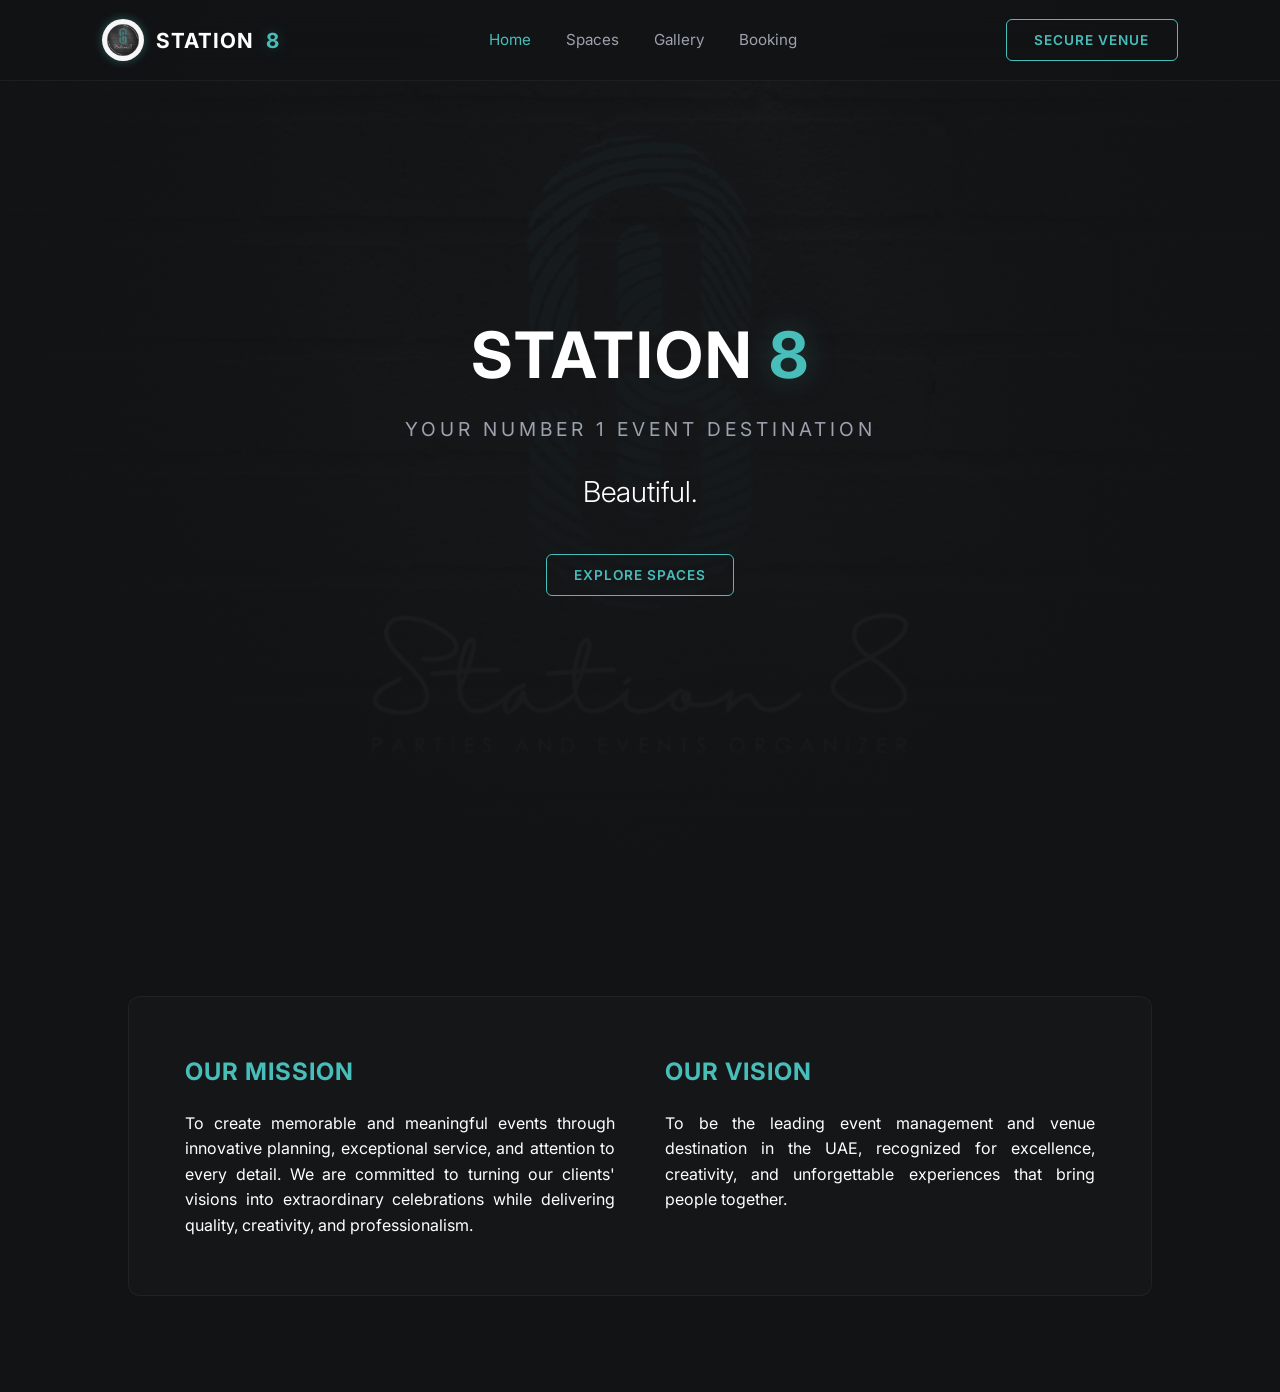
<file: index.html>
<!DOCTYPE html>
<html lang="en">
<head>
    <meta charset="UTF-8">
    <meta name="viewport" content="width=device-width, initial-scale=1.0">
    <title>Station 8 | Parties & Events Organizer</title>
    <link rel="stylesheet" href="style.css">
    <link href="https://fonts.googleapis.com/css2?family=Inter:wght@300;400;600;700&display=swap" rel="stylesheet">
</head>
<body>

    <nav class="navbar">
        <a href="index.html" class="nav-logo">
            <div class="brand-icon"></div>
            Station <span>8</span>
        </a>
        <ul class="nav-links">
            <li><a href="index.html" class="active">Home</a></li>
            <li><a href="spaces.html">Spaces</a></li>
            <li><a href="gallery.html">Gallery</a></li>
            <li><a href="booking.html">Booking</a></li>
        </ul>
        <button class="cyber-btn" onclick="window.location.href='booking.html'">Secure Venue</button>
        <div class="hamburger">
            <span></span>
            <span></span>
            <span></span>
        </div>
    </nav>

    <section class="hero-viewport">
        <div class="hero-branding-layer">
            <h1 class="reveal">Station <span>8</span></h1>
            <p class="hero-tagline reveal">Your Number 1 Event Destination</p>
            <h2 class="hero-message"><span id="typewriter-engine"></span></h2>
            <div class="hero-actions reveal">
                <button class="cyber-btn" onclick="window.location.href='spaces.html'">Explore Spaces</button>
            </div>
        </div>
    </section>

    <section class="corporate-profile-section">
        <div class="profile-container glass-card reveal">
            <div class="profile-block">
                <h3 class="accent-title">Our Mission</h3>
                <p>To create memorable and meaningful events through innovative planning, exceptional service, and attention to every detail. We are committed to turning our clients' visions into extraordinary celebrations while delivering quality, creativity, and professionalism.</p>
            </div>
            <div class="profile-block">
                <h3 class="accent-title">Our Vision</h3>
                <p>To be the leading event management and venue destination in the UAE, recognized for excellence, creativity, and unforgettable experiences that bring people together.</p>
            </div>
        </div>
    </section>

    <script src="script.js"></script>
</body>
</html>
</file>
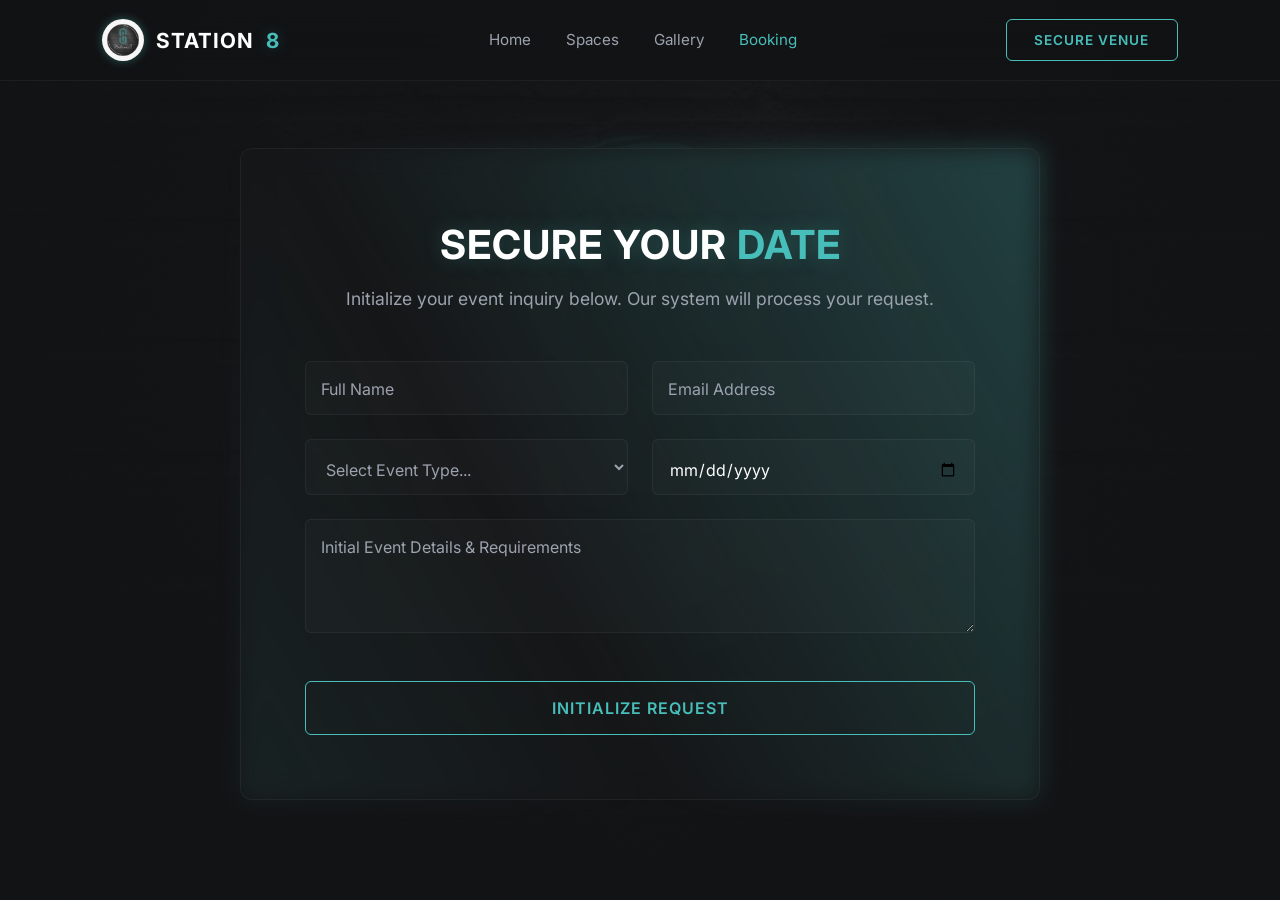
<file: booking.html>
<!DOCTYPE html>
<html lang="en">
<head>
    <meta charset="UTF-8">
    <meta name="viewport" content="width=device-width, initial-scale=1.0">
    <title>Station 8 | Secure a Venue</title>
    <link rel="stylesheet" href="style.css">
    <link href="https://fonts.googleapis.com/css2?family=Inter:wght@300;400;600;700&display=swap" rel="stylesheet">
</head>
<body>

    <nav class="navbar">
        <a href="index.html" class="nav-logo">
            <div class="brand-icon"></div>
            Station <span>8</span>
        </a>
        <ul class="nav-links">
            <li><a href="index.html">Home</a></li>
            <li><a href="spaces.html">Spaces</a></li>
            <li><a href="gallery.html">Gallery</a></li>
            <li><a href="booking.html" class="active">Booking</a></li>
        </ul>
        <button class="cyber-btn" onclick="window.location.href='booking.html'">Secure Venue</button>
        <div class="hamburger">
            <span></span>
            <span></span>
            <span></span>
        </div>
    </nav>

    <section class="booking-section">
        <div class="booking-container glass-card load-fade">
            <div class="booking-header">
                <h2 class="main-title">Secure Your <span>Date</span></h2>
                <p class="subtitle">Initialize your event inquiry below. Our system will process your request.</p>
            </div>
            
            <form id="booking-form" class="premium-form" onsubmit="handleBookingSubmit(event)">
                <div class="input-row">
                    <div class="input-group">
                        <input type="text" id="client-name" required placeholder=" ">
                        <label for="client-name">Full Name</label>
                    </div>
                    <div class="input-group">
                        <input type="email" id="client-email" required placeholder=" ">
                        <label for="client-email">Email Address</label>
                    </div>
                </div>

                <div class="input-row">
                    <div class="input-group">
                        <select id="event-type" required>
                            <option value="" disabled selected>Select Event Type...</option>
                            <option value="corporate">Corporate Function</option>
                            <option value="wedding">Wedding / Debut</option>
                            <option value="birthday">Birthday / Social</option>
                        </select>
                    </div>
                    <div class="input-group">
                        <input type="date" id="event-date" required>
                    </div>
                </div>

                <div class="input-group">
                    <textarea id="event-details" required placeholder=" " rows="4"></textarea>
                    <label for="event-details">Initial Event Details & Requirements</label>
                </div>

                <div id="ai-assistant-hook" style="display:none;"></div>

                <button type="submit" id="booking-submit-btn" class="cyber-btn full-width">
                    <span id="btn-status-text">Initialize Request</span>
                </button>
            </form>
        </div>
    </section>

    <script src="script.js"></script>
</body>
</html>
</file>
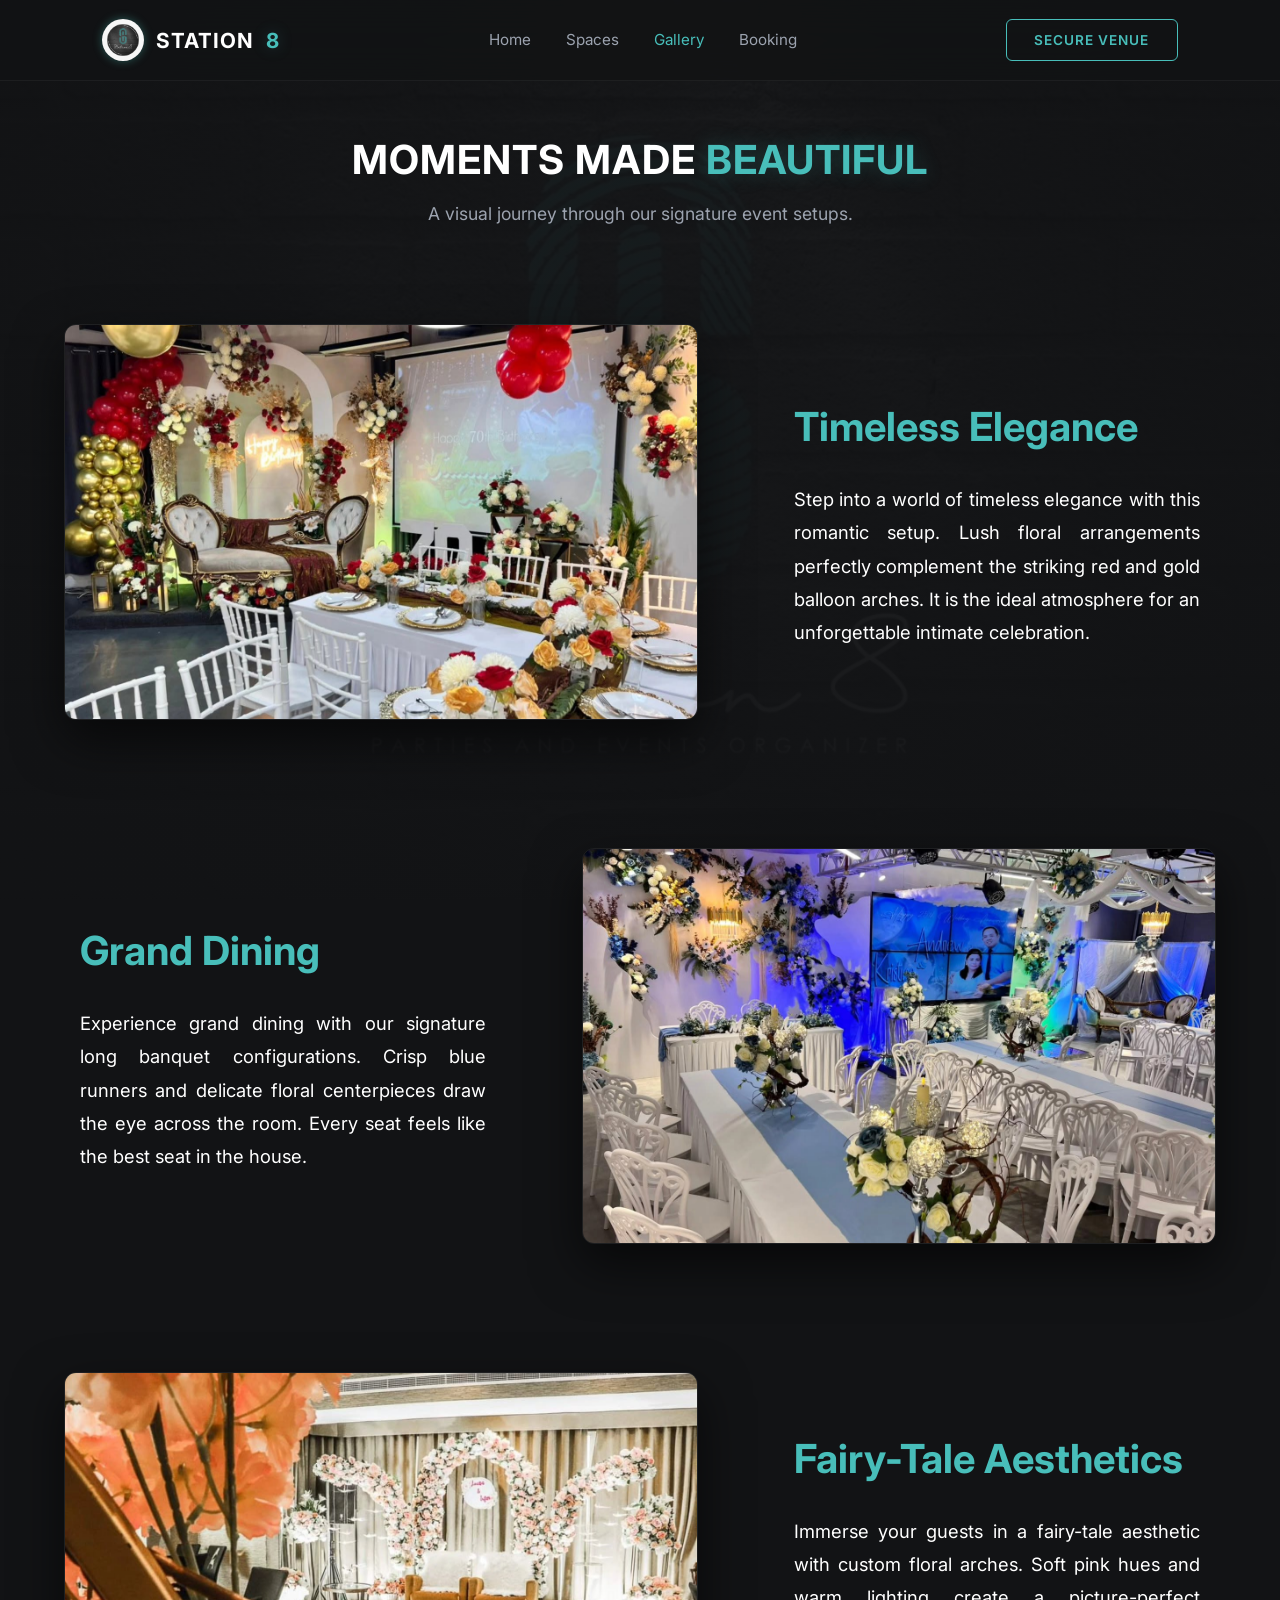
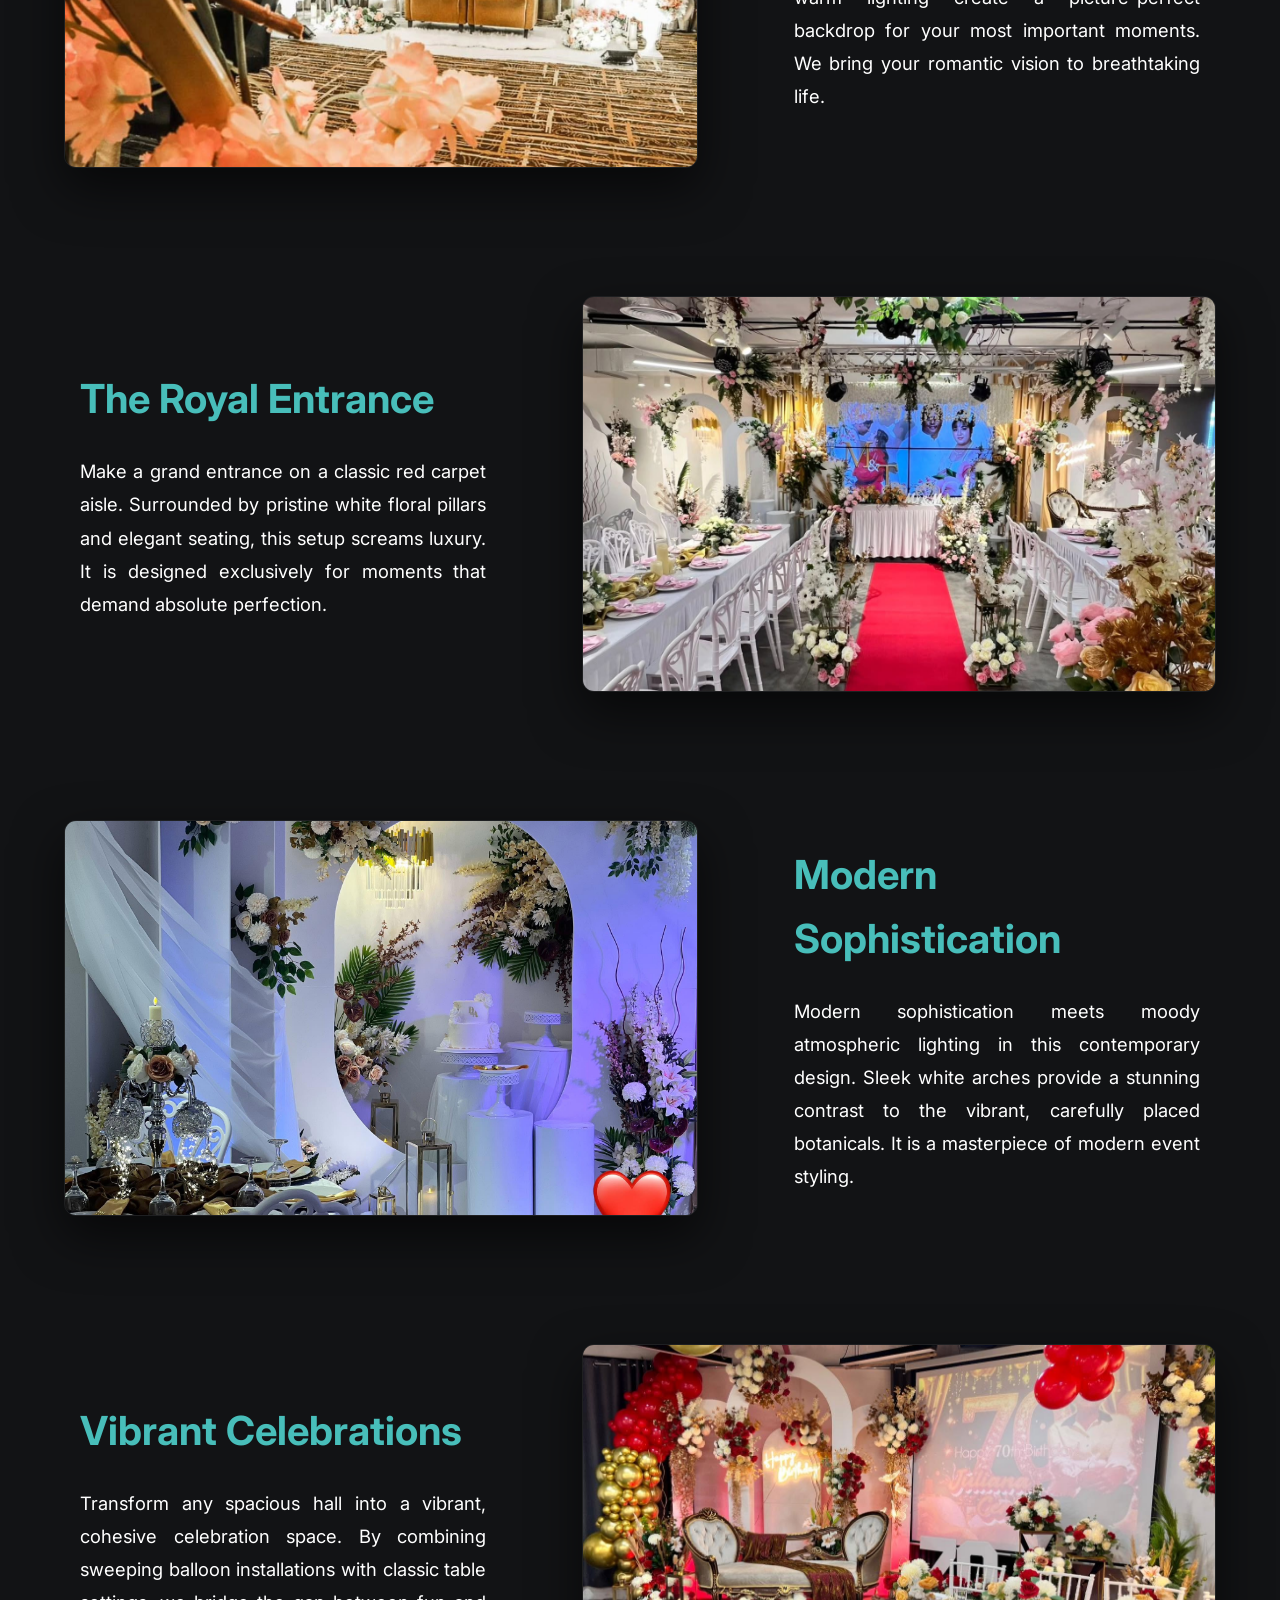
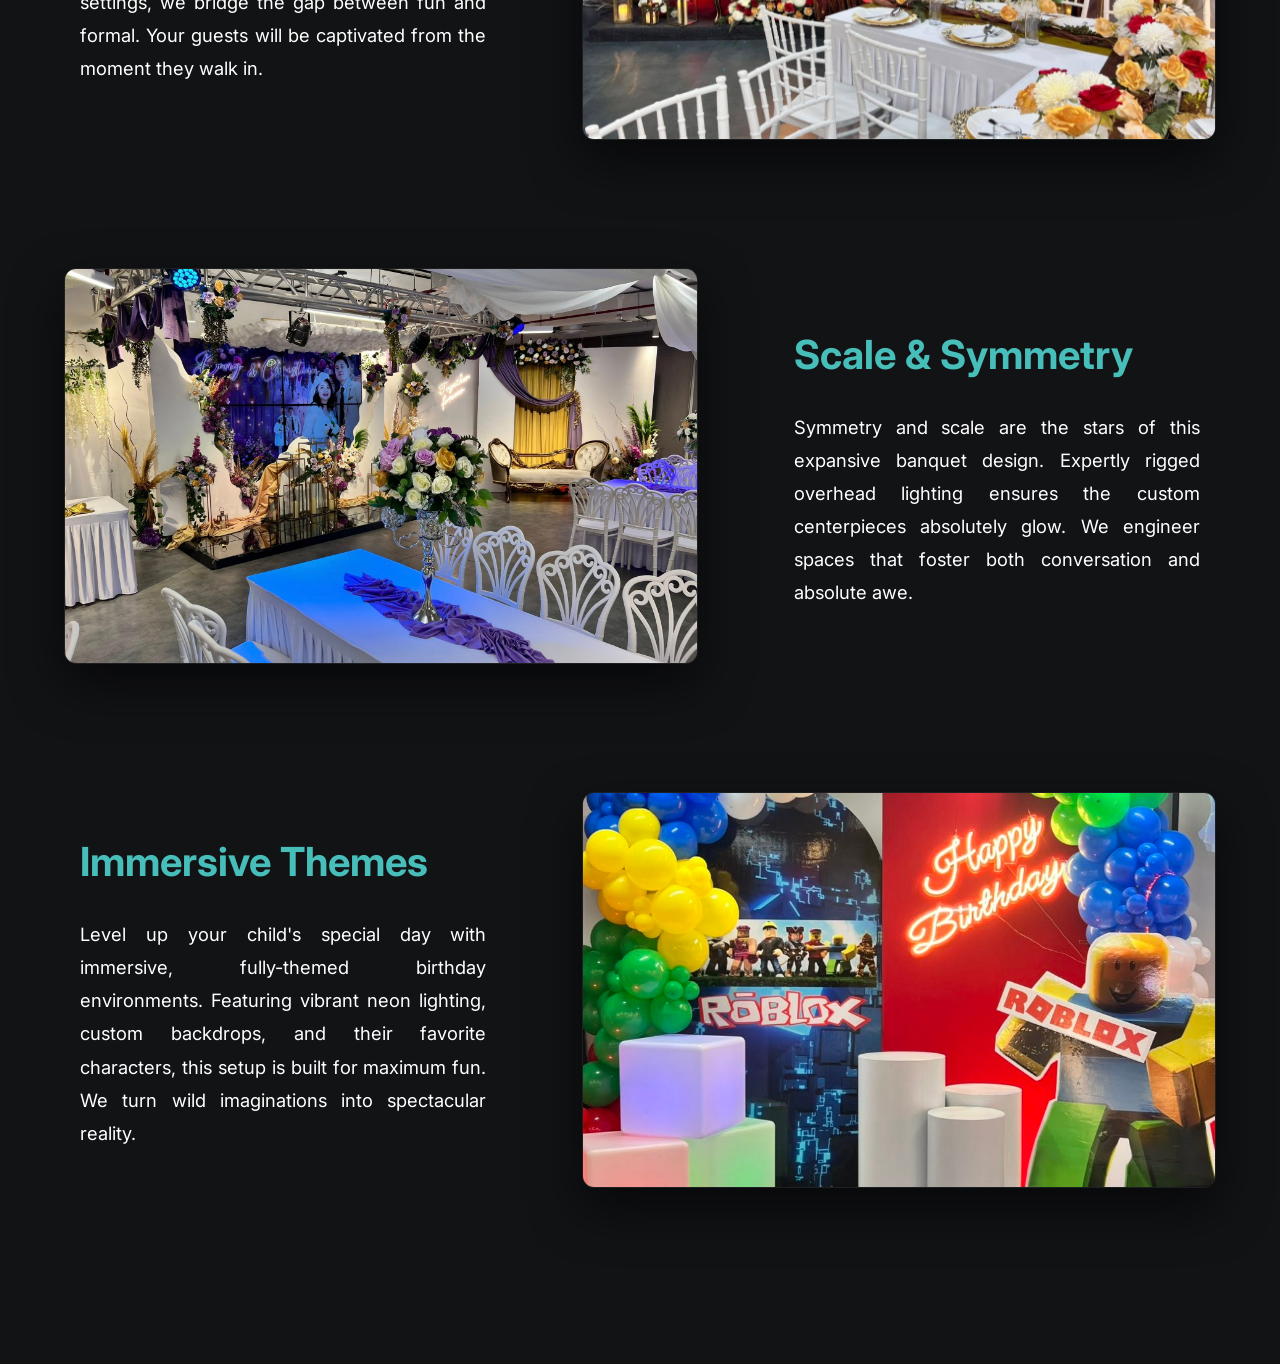
<file: gallery.html>
<!DOCTYPE html>
<html lang="en">
<head>
    <meta charset="UTF-8">
    <meta name="viewport" content="width=device-width, initial-scale=1.0">
    <title>Station 8 | Event Gallery</title>
    <link rel="stylesheet" href="style.css">
    <link href="https://fonts.googleapis.com/css2?family=Inter:wght@300;400;600;700&display=swap" rel="stylesheet">
</head>
<body>

    <nav class="navbar">
        <a href="index.html" class="nav-logo">
            <div class="brand-icon"></div>
            Station <span>8</span>
        </a>
        <ul class="nav-links">
            <li><a href="index.html">Home</a></li>
            <li><a href="spaces.html">Spaces</a></li>
            <li><a href="gallery.html" class="active">Gallery</a></li>
            <li><a href="booking.html">Booking</a></li>
        </ul>
        <button class="cyber-btn" onclick="window.location.href='booking.html'">Secure Venue</button>
        <div class="hamburger">
            <span></span>
            <span></span>
            <span></span>
        </div>
    </nav>

    <section class="gallery-section">
        <div class="section-header reveal">
            <h2 class="main-title">Moments Made <span>Beautiful</span></h2>
            <p class="subtitle">A visual journey through our signature event setups.</p>
        </div>

        <div class="gallery-showcase">
            <div class="showcase-item reveal">
                <img src="assets/gallery-1.jpg" alt="Romantic Setup" class="showcase-img">
                <div class="showcase-text">
                    <h3>Timeless Elegance</h3>
                    <p>Step into a world of timeless elegance with this romantic setup. Lush floral arrangements perfectly complement the striking red and gold balloon arches. It is the ideal atmosphere for an unforgettable intimate celebration.</p>
                </div>
            </div>

            <div class="showcase-item reveal">
                <img src="assets/gallery-2.jpg" alt="Banquet Setup" class="showcase-img">
                <div class="showcase-text">
                    <h3>Grand Dining</h3>
                    <p>Experience grand dining with our signature long banquet configurations. Crisp blue runners and delicate floral centerpieces draw the eye across the room. Every seat feels like the best seat in the house.</p>
                </div>
            </div>

            <div class="showcase-item reveal">
                <img src="assets/gallery-3.jpg" alt="Floral Arch" class="showcase-img">
                <div class="showcase-text">
                    <h3>Fairy-Tale Aesthetics</h3>
                    <p>Immerse your guests in a fairy-tale aesthetic with custom floral arches. Soft pink hues and warm lighting create a picture-perfect backdrop for your most important moments. We bring your romantic vision to breathtaking life.</p>
                </div>
            </div>

            <div class="showcase-item reveal">
                <img src="assets/gallery-4.jpg" alt="Red Carpet Aisle" class="showcase-img">
                <div class="showcase-text">
                    <h3>The Royal Entrance</h3>
                    <p>Make a grand entrance on a classic red carpet aisle. Surrounded by pristine white floral pillars and elegant seating, this setup screams luxury. It is designed exclusively for moments that demand absolute perfection.</p>
                </div>
            </div>

            <div class="showcase-item reveal">
                <img src="assets/gallery-5.jpg" alt="Modern Arch" class="showcase-img">
                <div class="showcase-text">
                    <h3>Modern Sophistication</h3>
                    <p>Modern sophistication meets moody atmospheric lighting in this contemporary design. Sleek white arches provide a stunning contrast to the vibrant, carefully placed botanicals. It is a masterpiece of modern event styling.</p>
                </div>
            </div>

            <div class="showcase-item reveal">
                <img src="assets/gallery-6.jpg" alt="Vibrant Hall" class="showcase-img">
                <div class="showcase-text">
                    <h3>Vibrant Celebrations</h3>
                    <p>Transform any spacious hall into a vibrant, cohesive celebration space. By combining sweeping balloon installations with classic table settings, we bridge the gap between fun and formal. Your guests will be captivated from the moment they walk in.</p>
                </div>
            </div>

            <div class="showcase-item reveal">
                <img src="assets/gallery-7.jpg" alt="Corporate Banquet" class="showcase-img">
                <div class="showcase-text">
                    <h3>Scale & Symmetry</h3>
                    <p>Symmetry and scale are the stars of this expansive banquet design. Expertly rigged overhead lighting ensures the custom centerpieces absolutely glow. We engineer spaces that foster both conversation and absolute awe.</p>
                </div>
            </div>

            <div class="showcase-item reveal">
                <img src="assets/gallery-8.jpg" alt="Roblox Birthday" class="showcase-img">
                <div class="showcase-text">
                    <h3>Immersive Themes</h3>
                    <p>Level up your child's special day with immersive, fully-themed birthday environments. Featuring vibrant neon lighting, custom backdrops, and their favorite characters, this setup is built for maximum fun. We turn wild imaginations into spectacular reality.</p>
                </div>
            </div>
        </div>
    </section>

    <script src="script.js"></script>
</body>
</html>
</file>
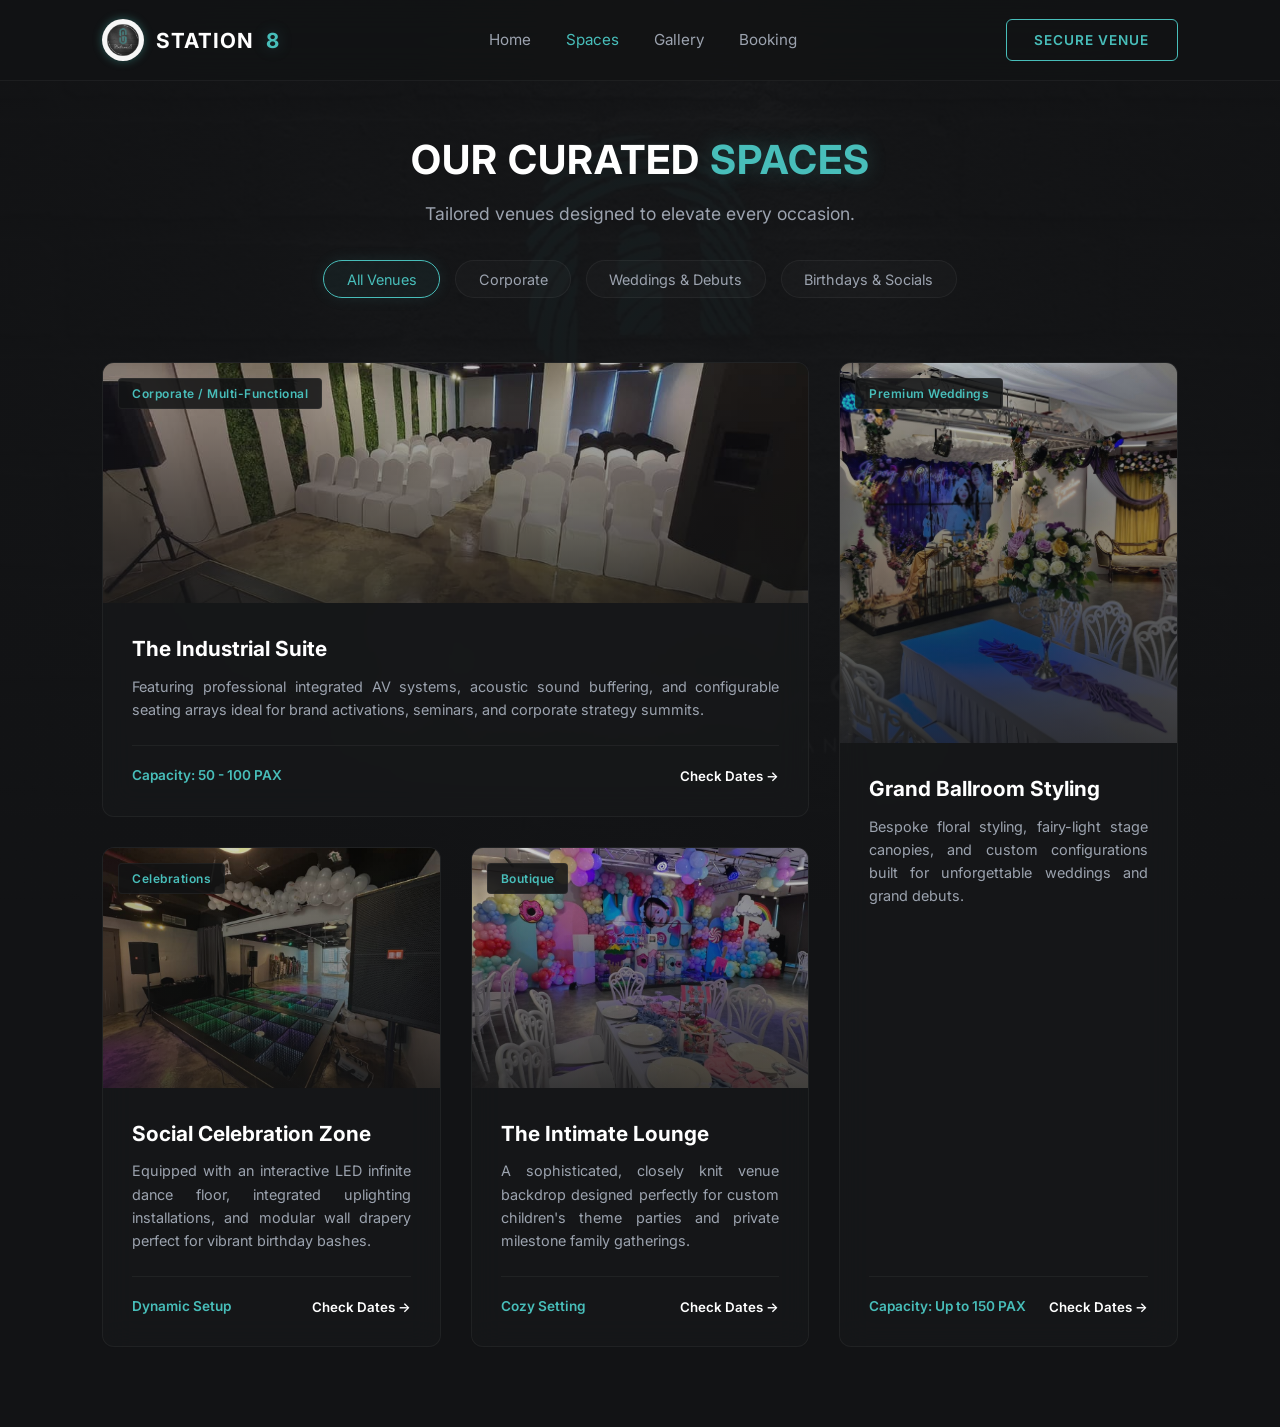
<file: spaces.html>
<!DOCTYPE html>
<html lang="en">
<head>
    <meta charset="UTF-8">
    <meta name="viewport" content="width=device-width, initial-scale=1.0">
    <title>Station 8 | Event Spaces</title>
    <link rel="stylesheet" href="style.css">
    <link href="https://fonts.googleapis.com/css2?family=Inter:wght@300;400;600;700&display=swap" rel="stylesheet">
</head>
<body>

    <nav class="navbar">
        <a href="index.html" class="nav-logo">
            <div class="brand-icon"></div>
            Station <span>8</span>
        </a>
        <ul class="nav-links">
            <li><a href="index.html">Home</a></li>
            <li><a href="spaces.html" class="active">Spaces</a></li>
            <li><a href="gallery.html">Gallery</a></li>
            <li><a href="booking.html">Booking</a></li>
        </ul>
        <button class="cyber-btn" onclick="window.location.href='booking.html'">Secure Venue</button>
        <div class="hamburger">
            <span></span>
            <span></span>
            <span></span>
        </div>
    </nav>

    <section class="spaces-section">
        <div class="section-header reveal">
            <h2 class="main-title">Our Curated <span>Spaces</span></h2>
            <p class="subtitle">Tailored venues designed to elevate every occasion.</p>
            
            <div class="filter-controls">
                <button class="filter-btn active" data-filter="all">All Venues</button>
                <button class="filter-btn" data-filter="corporate">Corporate</button>
                <button class="filter-btn" data-filter="wedding">Weddings & Debuts</button>
                <button class="filter-btn" data-filter="birthday">Birthdays & Socials</button>
            </div>
        </div>

        <div class="spaces-bento-grid">
            
            <div class="bento-card glass-card reveal wide" data-category="corporate">
                <div class="card-image-wrapper">
                    <img src="assets/space-1.jpg" alt="Corporate Suite" class="spaces-image">
                    <div class="image-placeholder-tint"></div>
                    <span class="category-badge">Corporate / Multi-Functional</span>
                </div>
                <div class="card-info">
                    <h3>The Industrial Suite</h3>
                    <p>Featuring professional integrated AV systems, acoustic sound buffering, and configurable seating arrays ideal for brand activations, seminars, and corporate strategy summits.</p>
                    <div class="card-meta">
                        <span>Capacity: 50 - 100 PAX</span>
                        <button class="text-btn" onclick="window.location.href='booking.html'">Check Dates &rarr;</button>
                    </div>
                </div>
            </div>

            <div class="bento-card glass-card reveal tall" data-category="wedding">
                <div class="card-image-wrapper">
                    <img src="assets/gallery-7.jpg" alt="Wedding Hall" class="spaces-image">
                    <div class="image-placeholder-tint"></div>
                    <span class="category-badge">Premium Weddings</span>
                </div>
                <div class="card-info">
                    <h3>Grand Ballroom Styling</h3>
                    <p>Bespoke floral styling, fairy-light stage canopies, and custom configurations built for unforgettable weddings and grand debuts.</p>
                    <div class="card-meta">
                        <span>Capacity: Up to 150 PAX</span>
                        <button class="text-btn" onclick="window.location.href='booking.html'">Check Dates &rarr;</button>
                    </div>
                </div>
            </div>

            <div class="bento-card glass-card reveal" data-category="birthday">
                <div class="card-image-wrapper">
                    <img src="assets/space-3.jpg" alt="Celebration Zone" class="spaces-image">
                    <div class="image-placeholder-tint"></div>
                    <span class="category-badge">Celebrations</span>
                </div>
                <div class="card-info">
                    <h3>Social Celebration Zone</h3>
                    <p>Equipped with an interactive LED infinite dance floor, integrated uplighting installations, and modular wall drapery perfect for vibrant birthday bashes.</p>
                    <div class="card-meta">
                        <span>Dynamic Setup</span>
                        <button class="text-btn" onclick="window.location.href='booking.html'">Check Dates &rarr;</button>
                    </div>
                </div>
            </div>

            <div class="bento-card glass-card reveal" data-category="birthday">
                <div class="card-image-wrapper">
                    <img src="assets/space-4.jpg" alt="Intimate Lounge" class="spaces-image">
                    <div class="image-placeholder-tint"></div>
                    <span class="category-badge">Boutique</span>
                </div>
                <div class="card-info">
                    <h3>The Intimate Lounge</h3>
                    <p>A sophisticated, closely knit venue backdrop designed perfectly for custom children's theme parties and private milestone family gatherings.</p>
                    <div class="card-meta">
                        <span>Cozy Setting</span>
                        <button class="text-btn" onclick="window.location.href='booking.html'">Check Dates &rarr;</button>
                    </div>
                </div>
            </div>

        </div>
    </section>

    <script src="script.js"></script>
</body>
</html>
</file>
<file: style.css>
/* ========================================================
   STATION 8 OFFICIAL MASTER STYLESHEET
   PALETTE DIRECTION: CHARCOAL & LOGO TEAL
   ======================================================== */

:root {
    --bg-main: #121315;
    --surface-glass: rgba(24, 26, 27, 0.65);
    --border-glass: rgba(255, 255, 255, 0.05);
    --text-primary: #ffffff;
    --text-secondary: #9ca3af;
    --accent-teal: #48beba;
    --accent-teal-glow: rgba(72, 190, 186, 0.25);
    --transition-smooth: all 0.4s cubic-bezier(0.16, 1, 0.3, 1);
}

/* --- RESETS & GLOBALS --- */
* {
    margin: 0;
    padding: 0;
    box-sizing: border-box;
    font-family: 'Inter', sans-serif;
}

html {
    overflow-y: scroll; 
    overflow-x: hidden;
}

body {
    background-color: var(--bg-main);
    color: var(--text-primary);
    overflow-x: hidden;
    line-height: 1.6;
    
    background-image: linear-gradient(rgba(18, 19, 21, 0.92), rgba(18, 19, 21, 0.98)), url('assets/photo_2026-06-10_14-07-35.jpg');
    background-size: cover;
    background-position: center;
    background-attachment: fixed;
}

/* --- GLOBAL TEXT FORMATTING --- */
p {
    text-align: justify;
    text-justify: inter-word; 
}

/* --- INTERACTIVE COMPONENTS --- */
.cyber-btn {
    padding: 0.75rem 1.7rem;
    background: transparent;
    border: 1px solid var(--accent-teal);
    color: var(--accent-teal);
    border-radius: 6px;
    font-weight: 600;
    cursor: pointer;
    transition: var(--transition-smooth);
    text-transform: uppercase;
    letter-spacing: 1px;
    font-size: 0.85rem;
}

.cyber-btn:hover {
    background: var(--accent-teal);
    color: #121315;
    box-shadow: 0 0 20px var(--accent-teal-glow);
}

.text-btn {
    background: transparent;
    border: none;
    color: #ffffff;
    cursor: pointer;
    font-weight: 600;
    transition: color 0.3s ease;
}

.text-btn:hover {
    color: var(--accent-teal);
}

/* --- THE NAVIGATION BAR --- */
.navbar {
    position: fixed;
    top: 0;
    width: 100%;
    padding: 1.2rem 8%;
    display: flex;
    justify-content: space-between;
    align-items: center;
    background: rgba(18, 19, 21, 0.8);
    backdrop-filter: blur(20px);
    border-bottom: 1px solid var(--border-glass);
    z-index: 2000;
}

.nav-logo {
    display: flex;
    align-items: center;
    gap: 12px;
    text-decoration: none; 
    font-weight: 700;
    font-size: 1.3rem;
    letter-spacing: 1px;
    color: var(--text-primary);
    text-transform: uppercase;
}

.nav-logo span {
    color: var(--accent-teal);
    text-shadow: 0 0 15px var(--accent-teal-glow);
}

.brand-icon {
    height: 42px;
    width: 42px;
    border-radius: 50%;
    background-image: url('assets/photo_2026-06-11_23-35-33.jpg');
    background-size: 135%; 
    background-position: center;
    box-shadow: 0 0 10px rgba(72, 190, 186, 0.4);
}

.nav-links {
    list-style: none;
    display: flex;
    gap: 35px;
}

.nav-links a {
    text-decoration: none;
    color: var(--text-secondary);
    font-size: 0.95rem;
    font-weight: 400;
    transition: var(--transition-smooth);
}

.nav-links a:hover, .nav-links a.active {
    color: var(--accent-teal);
}

.hamburger {
    display: none; 
}

/* --- HERO VIEWPORT FRAMEWORK --- */
.hero-viewport {
    height: 100vh;
    width: 100%;
    display: flex;
    justify-content: center;
    align-items: center;
    position: relative;
    text-align: center;
    padding: 0 5%;
}

.hero-branding-layer h1 {
    font-size: 4rem;
    font-weight: 700;
    letter-spacing: 2px;
    margin-bottom: 0.5rem;
    text-transform: uppercase;
}

.hero-branding-layer h1 span {
    color: var(--accent-teal);
    text-shadow: 0 0 30px var(--accent-teal-glow);
}

.hero-tagline {
    font-size: 1.2rem;
    color: var(--text-secondary);
    letter-spacing: 4px;
    text-transform: uppercase;
    margin-bottom: 1.5rem;
    text-align: center; 
}

.hero-message {
    font-size: 1.8rem;
    font-weight: 300;
    margin-bottom: 2.5rem;
    color: var(--text-primary);
    height: 45px; 
    display: flex;
    justify-content: center;
    align-items: center;
}

/* --- CORPORATE PROFILE FRAMEWORK --- */
.corporate-profile-section {
    padding: 6rem 10%;
    background: transparent; 
}

.glass-card {
    background: var(--surface-glass);
    border: 1px solid var(--border-glass);
    backdrop-filter: blur(15px);
    border-radius: 12px;
    padding: 3.5rem;
}

.profile-container {
    display: flex;
    gap: 50px;
}

.profile-block {
    flex: 1;
}

.accent-title {
    font-size: 1.5rem;
    color: var(--accent-teal);
    margin-bottom: 1.2rem;
    text-transform: uppercase;
    letter-spacing: 1px;
}

/* --- SPACES COMPONENT STYLES --- */
.spaces-section {
    padding: 8rem 8% 5rem 8%;
    background: transparent;
}

.section-header {
    text-align: center;
    margin-bottom: 4rem;
}

.main-title {
    font-size: 2.5rem;
    font-weight: 700;
    text-transform: uppercase;
    letter-spacing: 1px;
    margin-bottom: 0.5rem;
}

.main-title span {
    color: var(--accent-teal);
    text-shadow: 0 0 20px var(--accent-teal-glow);
}

.subtitle {
    color: var(--text-secondary);
    font-size: 1.1rem;
    text-align: center; 
}

.filter-controls {
    display: flex;
    justify-content: center;
    gap: 15px;
    margin-top: 2rem;
}

.filter-btn {
    padding: 0.6rem 1.4rem;
    background: rgba(255, 255, 255, 0.02);
    border: 1px solid var(--border-glass);
    color: var(--text-secondary);
    border-radius: 30px;
    cursor: pointer;
    font-size: 0.9rem;
    transition: var(--transition-smooth);
}

.filter-btn:hover, .filter-btn.active {
    border-color: var(--accent-teal);
    color: var(--accent-teal);
    background: rgba(72, 190, 186, 0.05);
    box-shadow: 0 0 15px rgba(72, 190, 186, 0.1);
}

.spaces-bento-grid {
    display: grid;
    grid-template-columns: repeat(3, 1fr);
    gap: 30px;
    margin-top: 2rem;
    transition: all 0.5s cubic-bezier(0.16, 1, 0.3, 1);
}

.spaces-bento-grid.is-filtered {
    display: flex;
    flex-direction: column;
    align-items: center;
    gap: 50px;
}

.spaces-bento-grid.is-filtered .bento-card:not(.hide) {
    width: 100%;
    max-width: 1000px;
    animation: centerStagePop 0.6s cubic-bezier(0.16, 1, 0.3, 1) forwards;
}

.spaces-bento-grid.is-filtered .bento-card:not(.hide) .card-image-wrapper {
    height: 400px; 
}

@keyframes centerStagePop {
    0% { transform: scale(0.9) translateY(30px); opacity: 0; }
    100% { transform: scale(1) translateY(0); opacity: 1; }
}

.bento-card {
    padding: 0 !important; 
    display: flex;
    flex-direction: column;
    overflow: hidden;
    transition: transform 0.4s cubic-bezier(0.16, 1, 0.3, 1), border-color 0.4s ease, opacity 0.4s ease;
}

.bento-card.hide {
    opacity: 0;
    transform: scale(0.85);
    pointer-events: none;
    position: absolute;
    width: 0;
    height: 0;
    overflow: hidden;
    padding: 0;
    margin: 0;
    border: none;
}

.bento-card:hover {
    transform: translateY(-5px);
    border-color: var(--accent-teal);
    box-shadow: 0 10px 30px rgba(72, 190, 186, 0.05);
}

.bento-card.wide { grid-column: span 2; }
.bento-card.tall { grid-row: span 2; }

.card-image-wrapper {
    height: 240px;
    background: #1b1d20; 
    position: relative;
    overflow: hidden;
    transition: height 0.5s cubic-bezier(0.16, 1, 0.3, 1);
}

.bento-card.tall .card-image-wrapper {
    height: 380px;
}

.spaces-image {
    width: 100%;
    height: 100%;
    object-fit: cover;
    display: block;
    position: absolute;
    top: 0;
    left: 0;
    z-index: 0; 
}

.image-placeholder-tint {
    position: absolute;
    top: 0;
    left: 0;
    width: 100%;
    height: 100%;
    background: linear-gradient(to bottom, rgba(18,19,21,0.2), rgba(18,19,21,0.8));
    z-index: 1; 
}

.category-badge {
    position: absolute;
    top: 15px;
    left: 15px;
    background: rgba(18, 19, 21, 0.85);
    border: 1px solid var(--border-glass);
    color: var(--accent-teal);
    padding: 0.3rem 0.8rem;
    font-size: 0.75rem;
    font-weight: 600;
    border-radius: 4px;
    letter-spacing: 0.5px;
    z-index: 2; 
}

.card-info {
    padding: 1.8rem;
    display: flex;
    flex-direction: column;
    flex-grow: 1;
}

.card-info h3 {
    font-size: 1.3rem;
    margin-bottom: 0.6rem;
}

.card-info p {
    color: var(--text-secondary);
    font-size: 0.9rem;
    margin-bottom: 1.5rem;
    flex-grow: 1;
}

.card-meta {
    display: flex;
    justify-content: space-between;
    align-items: center;
    border-top: 1px solid var(--border-glass);
    padding-top: 1.2rem;
    font-size: 0.85rem;
    color: var(--accent-teal);
    font-weight: 600;
}

/* ========================================================
   GALLERY STORYTELLING LAYOUT (ZIG-ZAG)
   ======================================================== */
.gallery-section {
    padding: 8rem 0 5rem 0;
    background: transparent;
}

.gallery-showcase {
    display: flex;
    flex-direction: column;
    gap: 8rem; 
    padding: 2rem 5% 6rem 5%;
    max-width: 1400px;
    margin: 0 auto;
}

.showcase-item {
    display: flex;
    align-items: center;
    justify-content: space-between;
    gap: 5rem;
}

.showcase-item:nth-child(even) {
    flex-direction: row-reverse;
}

.showcase-img {
    width: 55%; 
    border-radius: 12px;
    box-shadow: 0 20px 50px rgba(0, 0, 0, 0.6);
    border: 1px solid var(--border-glass);
    object-fit: cover;
    aspect-ratio: 16 / 10; 
    transition: transform 0.5s ease, border-color 0.5s ease;
}

.showcase-img:hover {
    transform: scale(1.02);
    border-color: var(--accent-teal);
}

.showcase-text {
    width: 45%;
    padding: 1rem;
}

.showcase-text h3 {
    font-size: 2.5rem;
    color: var(--accent-teal);
    margin-bottom: 1.5rem;
    font-weight: 700;
}

.showcase-text p {
    font-size: 1.15rem;
    color: var(--text-primary);
    line-height: 1.8;
}

/* =========================================
   BOOKING PAGE & FORM UI + ANIMATIONS
   ========================================= */

.booking-section {
    padding: 8rem 5% 5rem 5%;
    display: flex;
    justify-content: center;
    align-items: center;
    min-height: 100vh;
    background: transparent;
}

/* --- THE LIQUID PUDDLE EFFECT --- */
.booking-container {
    width: 100%;
    max-width: 800px;
    padding: 4rem;
    position: relative; /* Anchor for the puddle pseudo-element */
    z-index: 10;
}

.booking-container::before {
    content: "";
    position: absolute;
    top: -2px; left: -2px; right: -2px; bottom: -2px;
    background: linear-gradient(60deg, rgba(72, 190, 186, 0.2), rgba(24, 26, 27, 0), rgba(72, 190, 186, 0.4), rgba(24, 26, 27, 0));
    background-size: 300% 300%;
    border-radius: 12px;
    z-index: -1;
    filter: blur(12px);
    animation: liquidPuddle 8s ease-in-out infinite;
}

@keyframes liquidPuddle {
    0% { background-position: 0% 50%; opacity: 0.6; }
    50% { background-position: 100% 50%; opacity: 1; }
    100% { background-position: 0% 50%; opacity: 0.6; }
}

/* --- NEON TITLE STROBE & SETTLE --- */
.booking-header {
    text-align: center;
    margin-bottom: 3rem;
}

.booking-header .main-title {
    /* Chains the wild strobe into the gentle pulse */
    animation: neonTurnOn 1.5s ease-out forwards, softTealPulse 4s ease-in-out 1.5s infinite;
}

@keyframes neonTurnOn {
    0%, 14%, 26%, 40%, 54%, 70%, 86% { color: #fff; text-shadow: 0 0 40px #fff, 0 0 80px var(--accent-teal); opacity: 1; }
    7%, 20%, 33%, 47%, 62%, 78%, 93% { color: var(--text-secondary); text-shadow: none; opacity: 0.5; }
    100% { color: var(--text-primary); text-shadow: 0 0 20px var(--accent-teal-glow); opacity: 1; }
}

@keyframes softTealPulse {
    0%, 100% { text-shadow: 0 0 15px var(--accent-teal-glow); }
    50% { text-shadow: 0 0 25px var(--accent-teal), 0 0 40px rgba(72, 190, 186, 0.4); }
}

/* --- THE FORM & iPHONE JIGGLE --- */
.premium-form {
    display: flex;
    flex-direction: column;
    gap: 1.5rem;
}

.input-row {
    display: flex;
    gap: 1.5rem;
}

.input-group {
    position: relative;
    width: 100%;
}

.input-group input,
.input-group select,
.input-group textarea {
    width: 100%;
    padding: 1.2rem 1rem 0.8rem 1rem;
    background: rgba(255, 255, 255, 0.02);
    border: 1px solid var(--border-glass);
    border-radius: 6px;
    color: var(--text-primary);
    font-size: 1rem;
    transition: var(--transition-smooth);
    outline: none;
    
    /* The App Jiggle: Waits 1.5s for the neon title to finish, then shakes */
    animation: inputJiggle 0.8s cubic-bezier(.36,.07,.19,.97) 1.5s both;
    transform-origin: center;
}

@keyframes inputJiggle {
    0%, 100% { transform: rotate(0deg); }
    15%, 45%, 75% { transform: rotate(-1.5deg) scale(1.01); border-color: rgba(72, 190, 186, 0.5); }
    30%, 60% { transform: rotate(1.5deg) scale(1.01); border-color: rgba(72, 190, 186, 0.8); }
}

.input-group select {
    color: var(--text-secondary);
    cursor: pointer;
}

.input-group input:focus,
.input-group select:focus,
.input-group textarea:focus {
    border-color: var(--accent-teal);
    background: rgba(72, 190, 186, 0.03);
    box-shadow: 0 0 15px rgba(72, 190, 186, 0.1);
}

.input-group label {
    position: absolute;
    left: 1rem;
    top: 1rem;
    color: var(--text-secondary);
    transition: var(--transition-smooth);
    pointer-events: none;
    font-size: 1rem;
}

.input-group input:focus ~ label,
.input-group input:not(:placeholder-shown) ~ label,
.input-group textarea:focus ~ label,
.input-group textarea:not(:placeholder-shown) ~ label {
    top: -0.6rem;
    left: 0.8rem;
    font-size: 0.75rem;
    background: #181a1b;
    padding: 0 0.4rem;
    color: var(--accent-teal);
}

.full-width {
    width: 100%;
    margin-top: 1rem;
    padding: 1rem;
    font-size: 1rem;
}

/* --- UTILITY & ANIMATION CLASSES --- */
.reveal {
    opacity: 0;
    transform: translateY(30px);
    transition: opacity 0.8s ease, transform 0.8s ease;
}

.reveal.active {
    opacity: 1;
    transform: translateY(0);
}

.load-fade {
    animation: fadeInOnLoad 0.8s cubic-bezier(0.16, 1, 0.3, 1) forwards;
}

@keyframes fadeInOnLoad {
    from { opacity: 0; transform: translateY(30px); }
    to { opacity: 1; transform: translateY(0); }
}

/* ========================================================
   MOBILE RESPONSIVENESS MASTER FRAMEWORK (Max Width: 768px)
   ======================================================== */
@media (max-width: 768px) {
    .navbar { padding: 1rem 6%; }
    .navbar .cyber-btn { display: none; }
    
    .hamburger {
        display: flex;
        flex-direction: column;
        gap: 6px;
        cursor: pointer;
        z-index: 9999;
        position: relative;
    }
    
    .hamburger span {
        width: 30px;
        height: 3px;
        background-color: var(--accent-teal);
        transition: var(--transition-smooth);
        border-radius: 2px;
    }
    
    .hamburger.toggle span:nth-child(1) { transform: translateY(9px) rotate(45deg); }
    .hamburger.toggle span:nth-child(2) { opacity: 0; }
    .hamburger.toggle span:nth-child(3) { transform: translateY(-9px) rotate(-45deg); }

    .nav-links {
        position: fixed;
        top: -120vh; 
        left: 0;
        width: 100%;
        height: 100vh;
        background: rgba(18, 19, 21, 0.98);
        backdrop-filter: blur(25px);
        flex-direction: column;
        justify-content: center;
        align-items: center;
        transition: top 0.5s cubic-bezier(0.16, 1, 0.3, 1);
        z-index: 2500;
        display: flex !important; 
    }
    
    .nav-links.active { top: 0; }
    .nav-links li { margin: 2rem 0; }
    .nav-links a { font-size: 1.5rem; }

    .hero-branding-layer h1 { font-size: 2.5rem; }
    .hero-message { font-size: 1.2rem; }
    .main-title { font-size: 2rem; }
    
    .profile-container, .input-row {
        flex-direction: column;
        gap: 20px;
    }
    
    .glass-card, .booking-container { padding: 2rem; }
    .filter-controls { flex-wrap: wrap; }

    .spaces-bento-grid {
        display: flex;
        flex-direction: column;
        gap: 2rem;
    }
    .card-image-wrapper, 
    .bento-card.tall .card-image-wrapper,
    .spaces-bento-grid.is-filtered .bento-card:not(.hide) .card-image-wrapper {
        height: 220px;
    }
    .card-info {
        padding: 1.5rem;
    }

    .gallery-showcase {
        gap: 5rem;
        padding: 1rem 2% 4rem 2%;
    }
    .showcase-item, .showcase-item:nth-child(even) {
        flex-direction: column;
        gap: 2rem;
    }
    .showcase-img, .showcase-text {
        width: 100%;
    }
    .showcase-text h3 {
        font-size: 2rem;
    }
    .showcase-text p {
        font-size: 1rem;
    }
}
</file>
